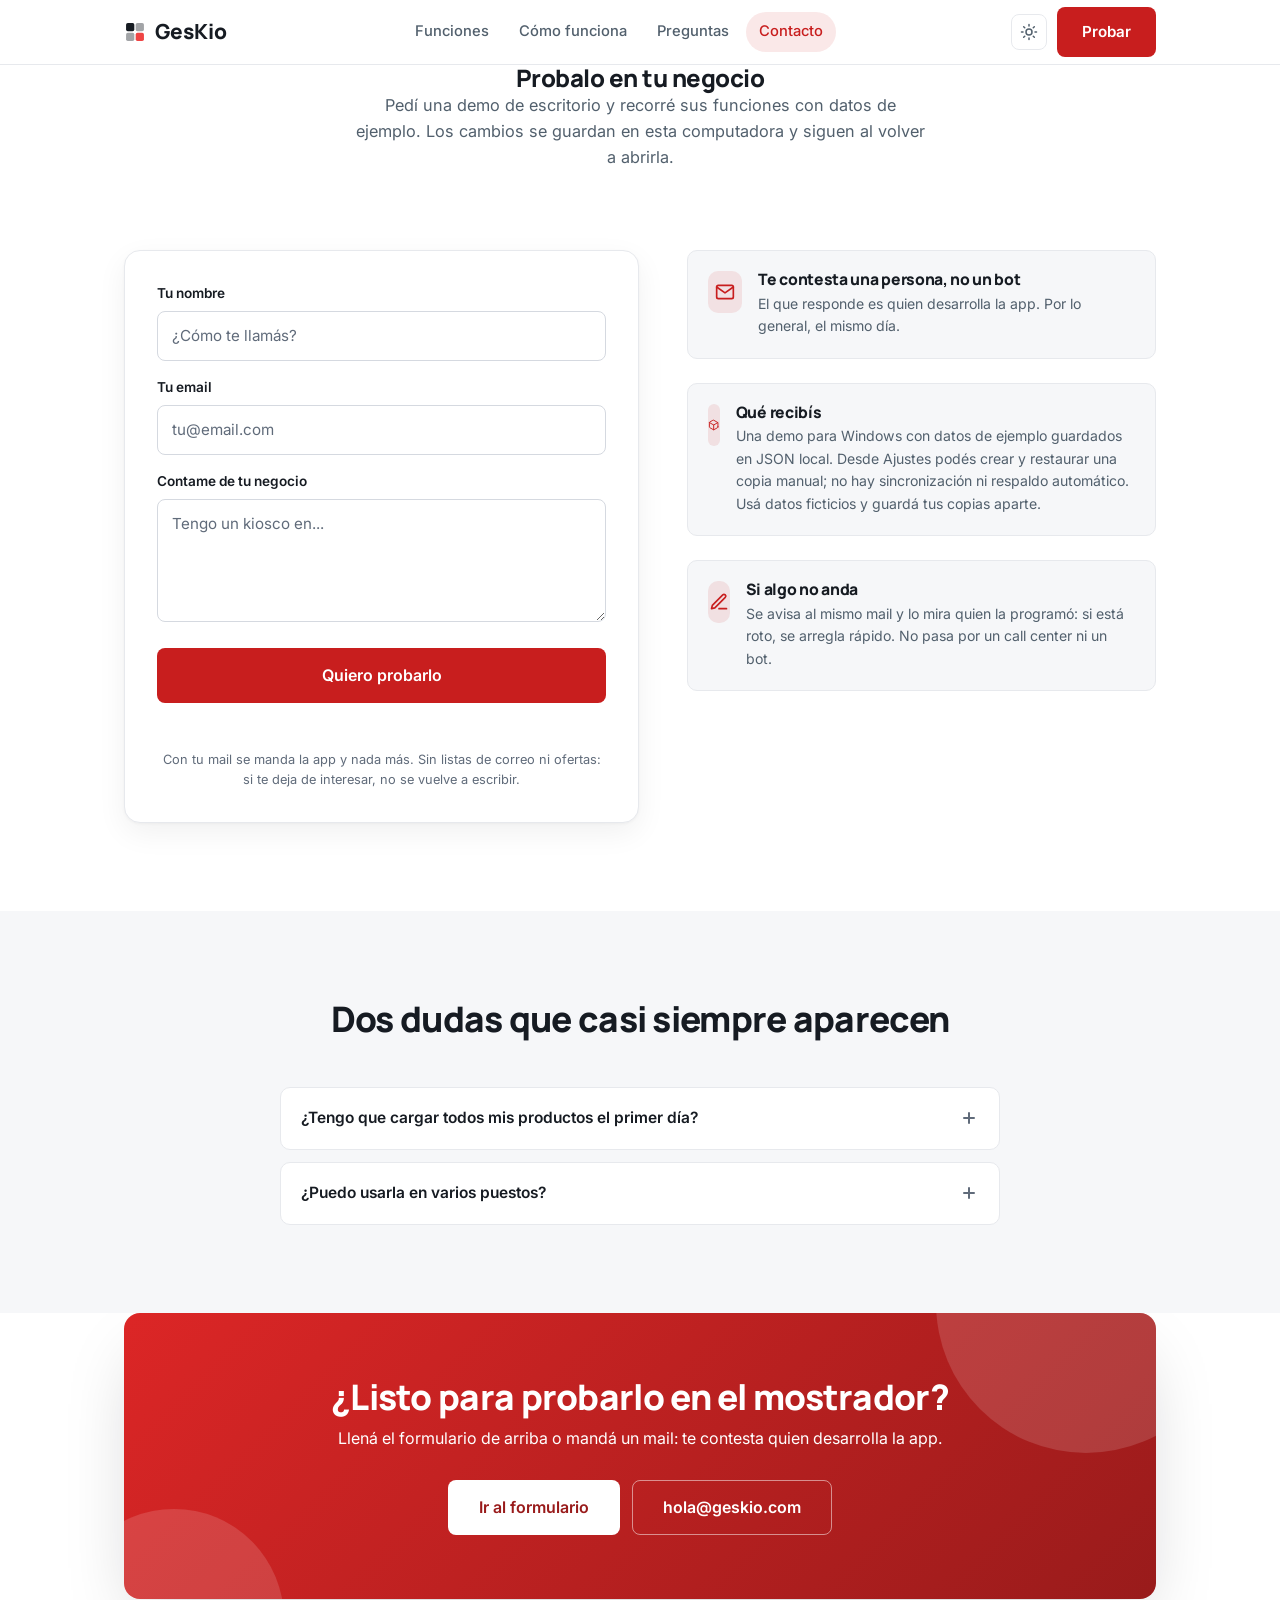
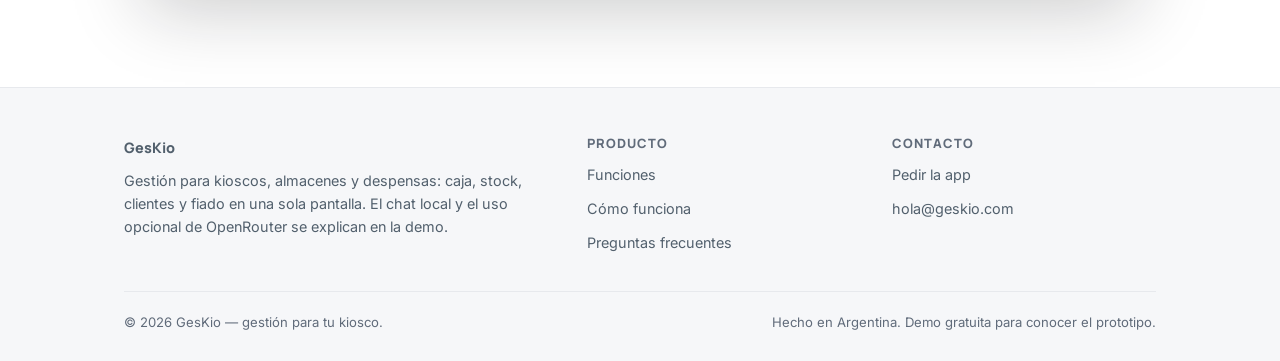
<file: landing/pages/contacto.html>
<!DOCTYPE html>
<html lang="es" data-theme="light">
<head>
  <meta charset="UTF-8">
  <meta name="viewport" content="width=device-width, initial-scale=1.0">
  <title>Contacto — GesKio</title>
  <meta name="description" content="Pedí una demo gratuita de GesKio con datos de ejemplo. Respuesta directa de quien desarrolla la app.">
  <meta name="theme-color" content="#ffffff" media="(prefers-color-scheme: light)">
  <meta name="theme-color" content="#0e1014" media="(prefers-color-scheme: dark)">
  <link rel="preconnect" href="https://fonts.googleapis.com">
  <link rel="preconnect" href="https://fonts.gstatic.com" crossorigin>
  <link href="https://fonts.googleapis.com/css2?family=Inter:wght@400;500;600;700&family=Manrope:wght@700;800&display=swap" rel="stylesheet">
  <link rel="icon" href="../assets/img/favicon.svg" type="image/svg+xml">
  <link rel="stylesheet" href="../assets/css/tokens.css">
  <link rel="stylesheet" href="../assets/css/base.css">
  <link rel="stylesheet" href="../assets/css/layout.css">
  <link rel="stylesheet" href="../assets/css/components.css">
  <link rel="stylesheet" href="../assets/css/animations.css">
  <link rel="stylesheet" href="../assets/css/pages/contacto.css">
  <script>document.documentElement.classList.add('js');</script>
  <script>
    (function () {
      var saved = null;
      try { saved = localStorage.getItem('geskio-theme'); } catch (e) {}
      var prefersDark = window.matchMedia('(prefers-color-scheme: dark)').matches;
      if (saved === 'dark' || (!saved && prefersDark)) {
        document.documentElement.setAttribute('data-theme', 'dark');
      }
    })();
  </script>
</head>
<body>
  <a href="#contenido" class="salto">Saltar al contenido</a>

  <header class="nav">
    <div class="wrap nav-fila">
      <a href="../index.html" class="logo">
        <svg class="logo-ico" viewBox="0 0 32 32" aria-hidden="true"><rect x="3" y="3" width="12" height="12" rx="2.5" fill="currentColor"/><rect x="17" y="3" width="12" height="12" rx="2.5" fill="currentColor" opacity=".4"/><rect x="3" y="17" width="12" height="12" rx="2.5" fill="currentColor" opacity=".4"/><rect x="17" y="17" width="12" height="12" rx="2.5" fill="#ef4444"/></svg>
        GesKio
      </a>
      <nav class="links" id="links" aria-label="Navegación principal">
        <a href="funciones.html">Funciones</a>
        <a href="../index.html#como-funciona">Cómo funciona</a>
        <a href="../index.html#faq">Preguntas</a>
        <a href="contacto.html" aria-current="page">Contacto</a>
      </nav>
      <div class="nav-lado">
        <button class="tema" id="temaBtn" aria-label="Cambiar entre modo claro y oscuro">
          <svg class="sol" width="18" height="18" viewBox="0 0 24 24" fill="none" stroke="currentColor" stroke-width="2" stroke-linecap="round"><circle cx="12" cy="12" r="4"/><path d="M12 2v2M12 20v2M2 12h2M20 12h2M4.9 4.9l1.4 1.4M17.7 17.7l1.4 1.4M4.9 19.1l1.4-1.4M17.7 6.3l1.4-1.4"/></svg>
          <svg class="luna" width="18" height="18" viewBox="0 0 24 24" fill="none" stroke="currentColor" stroke-width="2" stroke-linecap="round" stroke-linejoin="round"><path d="M21 12.79A9 9 0 1 1 11.21 3 7 7 0 0 0 21 12.79z"/></svg>
        </button>
        <a href="contacto.html" class="btn" aria-current="page">Probar</a>
        <button class="menu" id="menuBtn" aria-label="Abrir menú" aria-expanded="false" aria-controls="links">Menú</button>
      </div>
    </div>
  </header>

  <main id="contenido">
    <section class="cab-pagina">
      <div class="wrap cab">
        <h1 class="reveal">Probalo en tu negocio</h1>
        <p class="bajada reveal" style="--d:.05s">Pedí una demo de escritorio y recorré sus funciones con datos de ejemplo. Los cambios se guardan en esta computadora y siguen al volver a abrirla.</p>
      </div>
    </section>

    <section class="seccion" style="padding-top:32px">
      <div class="wrap contacto-grilla">
        <div class="contacto-panel reveal">
          <form id="form" novalidate>
            <label for="nombre">Tu nombre</label>
            <input type="text" id="nombre" name="nombre" placeholder="¿Cómo te llamás?" autocomplete="name" required>
            <label for="email">Tu email</label>
            <input type="email" id="email" name="email" placeholder="tu@email.com" autocomplete="email" required>
            <label for="mensaje">Contame de tu negocio</label>
            <textarea id="mensaje" name="mensaje" rows="4" placeholder="Tengo un kiosco en..." required></textarea>
            <button type="submit" class="btn btn-todo btn-lg">Quiero probarlo</button>
            <p class="aviso" id="aviso" role="status"></p>
            <p class="form-privacidad">Con tu mail se manda la app y nada más. Sin listas de correo ni ofertas: si te deja de interesar, no se vuelve a escribir.</p>
          </form>
        </div>

        <div class="contacto-lado">
          <h2 class="sr-only">Qué pasa después de enviar el formulario</h2>
          <div class="contacto-dato reveal" style="--d:.05s">
            <span class="card-ico" aria-hidden="true"><svg width="20" height="20" viewBox="0 0 24 24" fill="none" stroke="currentColor" stroke-width="2" stroke-linecap="round" stroke-linejoin="round"><path d="M4 4h16c1.1 0 2 .9 2 2v12c0 1.1-.9 2-2 2H4c-1.1 0-2-.9-2-2V6c0-1.1.9-2 2-2z"/><polyline points="22,6 12,13 2,6"/></svg></span>
            <div>
              <h3>Te contesta una persona, no un bot</h3>
              <p>El que responde es quien desarrolla la app. Por lo general, el mismo día.</p>
            </div>
          </div>
          <div class="contacto-dato reveal" style="--d:.1s">
            <span class="card-ico" aria-hidden="true"><svg width="20" height="20" viewBox="0 0 24 24" fill="none" stroke="currentColor" stroke-width="2" stroke-linecap="round" stroke-linejoin="round"><path d="M21 16V8a2 2 0 0 0-1.73-2l-7-4a2 2 0 0 0-2 0l-7 4A2 2 0 0 0 3 8v8a2 2 0 0 0 1 1.73l7 4a2 2 0 0 0 2 0l7-4A2 2 0 0 0 21 16z"/><polyline points="3.27 6.96 12 12.01 20.73 6.96"/><line x1="12" y1="22.08" x2="12" y2="12"/></svg></span>
            <div>
              <h3>Qué recibís</h3>
              <p>Una demo para Windows con datos de ejemplo guardados en JSON local. Desde Ajustes podés crear y restaurar una copia manual; no hay sincronización ni respaldo automático. Usá datos ficticios y guardá tus copias aparte.</p>
            </div>
          </div>
          <div class="contacto-dato reveal" style="--d:.15s">
            <span class="card-ico" aria-hidden="true"><svg width="20" height="20" viewBox="0 0 24 24" fill="none" stroke="currentColor" stroke-width="2" stroke-linecap="round" stroke-linejoin="round"><path d="M12 20h9"/><path d="M16.5 3.5a2.12 2.12 0 0 1 3 3L7 19l-4 1 1-4L16.5 3.5z"/></svg></span>
            <div>
              <h3>Si algo no anda</h3>
              <p>Se avisa al mismo mail y lo mira quien la programó: si está roto, se arregla rápido. No pasa por un call center ni un bot.</p>
            </div>
          </div>
        </div>
      </div>
    </section>

    <section class="seccion seccion-soft">
      <div class="wrap">
        <div class="cab">
          <h2 class="reveal">Dos dudas que casi siempre aparecen</h2>
        </div>
        <div class="faq">
          <div class="faq-item reveal">
            <button class="faq-pregunta" aria-expanded="false"><span>¿Tengo que cargar todos mis productos el primer día?</span><span class="faq-icono" aria-hidden="true"></span></button>
            <div class="faq-respuesta"><p>No. Empezá con lo que más vendés —gaseosas, cigarrillos, golosinas—, que son 30 o 40 cosas y en una tarde la tenés cargada. El resto lo vas sumando cuando pasa por el mostrador.</p></div>
          </div>
          <div class="faq-item reveal" style="--d:.05s">
            <button class="faq-pregunta" aria-expanded="false"><span>¿Puedo usarla en varios puestos?</span><span class="faq-icono" aria-hidden="true"></span></button>
            <div class="faq-respuesta"><p>Por ahora es una app para una compu por negocio, la del mostrador. Si tenés varios puestos, contame tu caso en el mail y lo charlamos.</p></div>
          </div>
        </div>
      </div>
    </section>

    <section class="seccion cta" style="padding-top:0">
      <div class="wrap">
        <div class="cta-caja reveal">
          <h2>¿Listo para probarlo en el mostrador?</h2>
          <p>Llená el formulario de arriba o mandá un mail: te contesta quien desarrolla la app.</p>
          <div class="cta-btns">
            <a href="#form" class="btn btn-blanco btn-lg">Ir al formulario</a>
            <a href="mailto:hola@geskio.com" class="btn btn-fantasma btn-lg">hola@geskio.com</a>
          </div>
        </div>
      </div>
    </section>
  </main>

  <footer class="pie">
    <div class="wrap">
      <div class="pie-grilla">
        <div>
          <p class="pie-logo">GesKio</p>
          <p>Gestión para kioscos, almacenes y despensas: caja, stock, clientes y fiado en una sola pantalla. El chat local y el uso opcional de OpenRouter se explican en la demo.</p>
        </div>
        <div>
          <h4>Producto</h4>
          <ul>
            <li><a href="funciones.html">Funciones</a></li>
            <li><a href="../index.html#como-funciona">Cómo funciona</a></li>
            <li><a href="../index.html#faq">Preguntas frecuentes</a></li>
          </ul>
        </div>
        <div>
          <h4>Contacto</h4>
          <ul>
            <li><a href="contacto.html" aria-current="page">Pedir la app</a></li>
            <li><a href="mailto:hola@geskio.com">hola@geskio.com</a></li>
          </ul>
        </div>
      </div>
      <div class="pie-base">
        <p>© <span id="anio"></span> GesKio — gestión para tu kiosco.</p>
        <p>Hecho en Argentina. Demo gratuita para conocer el prototipo.</p>
      </div>
    </div>
  </footer>

  <script src="../assets/js/theme.js" defer></script>
  <script src="../assets/js/nav.js" defer></script>
  <script src="../assets/js/reveal.js" defer></script>
  <script src="../assets/js/accordion.js" defer></script>
  <script src="../assets/js/form.js" defer></script>
</body>
</html>
</file>
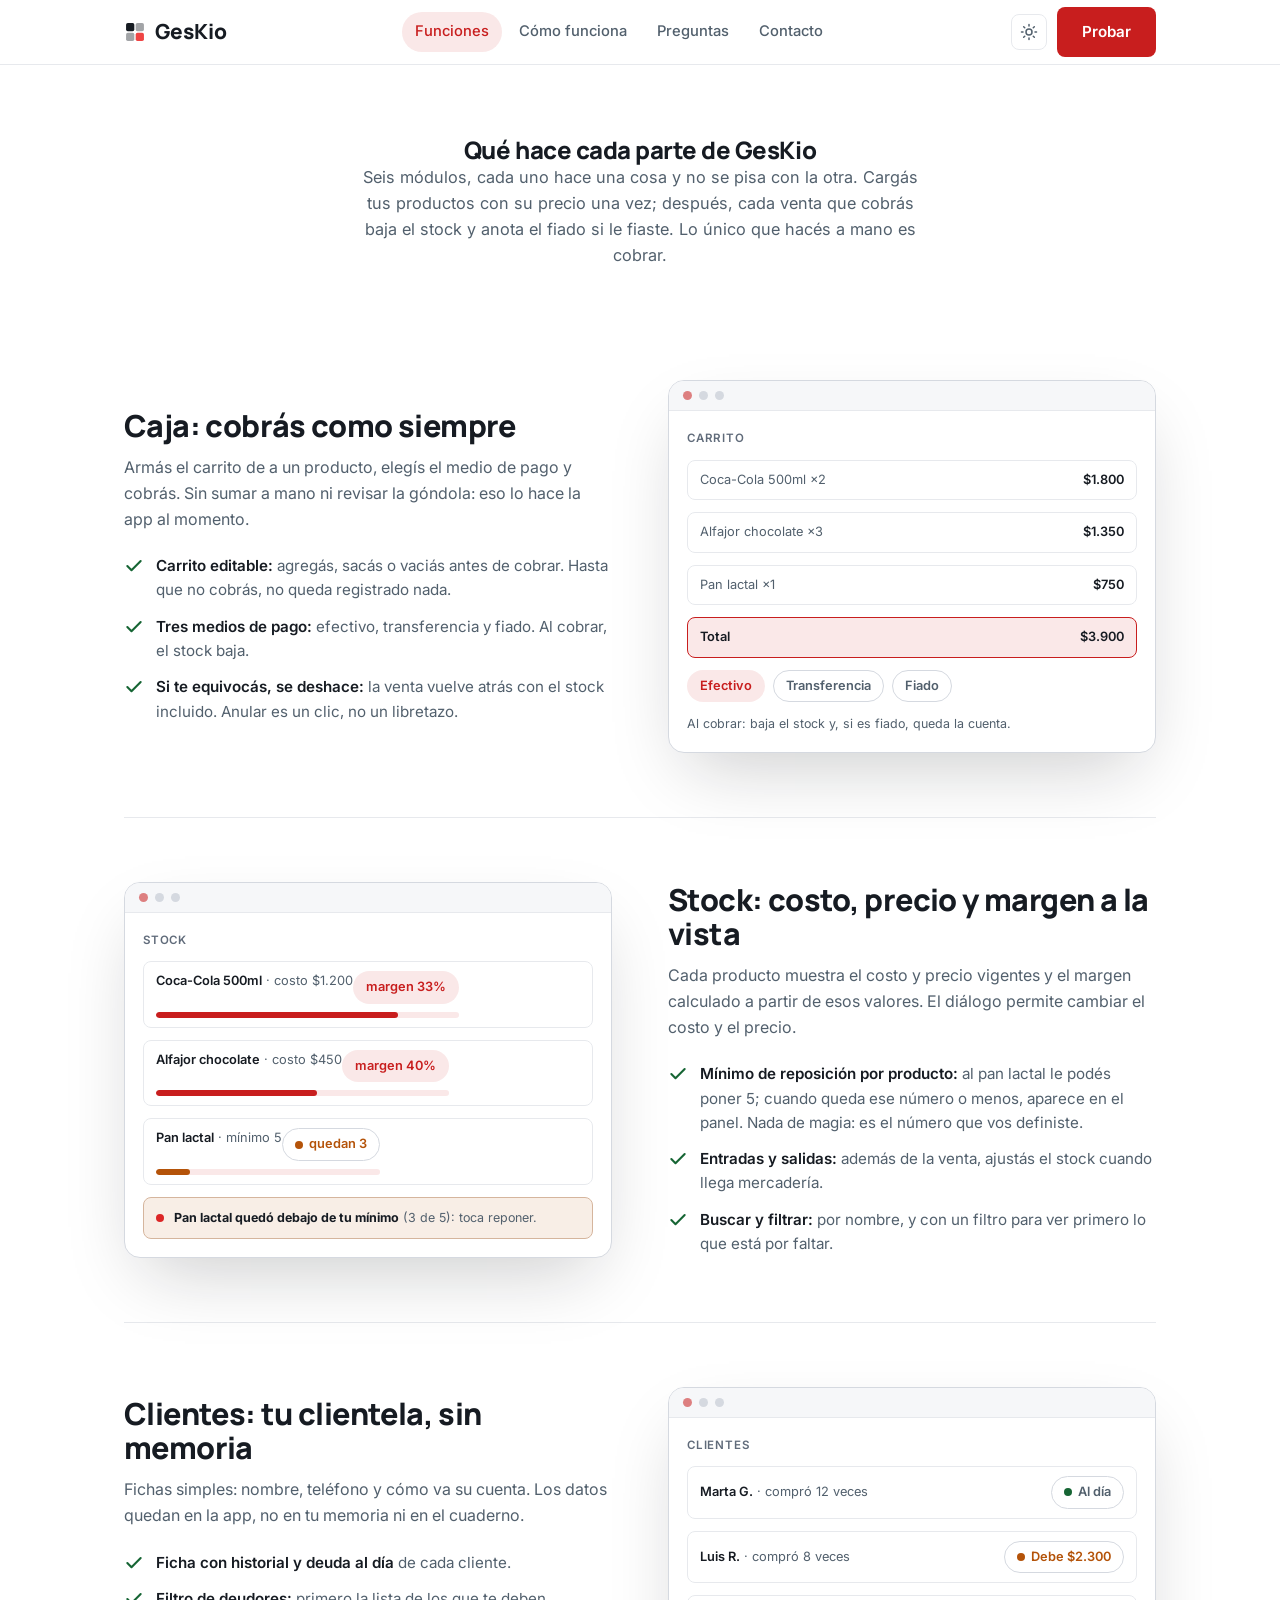
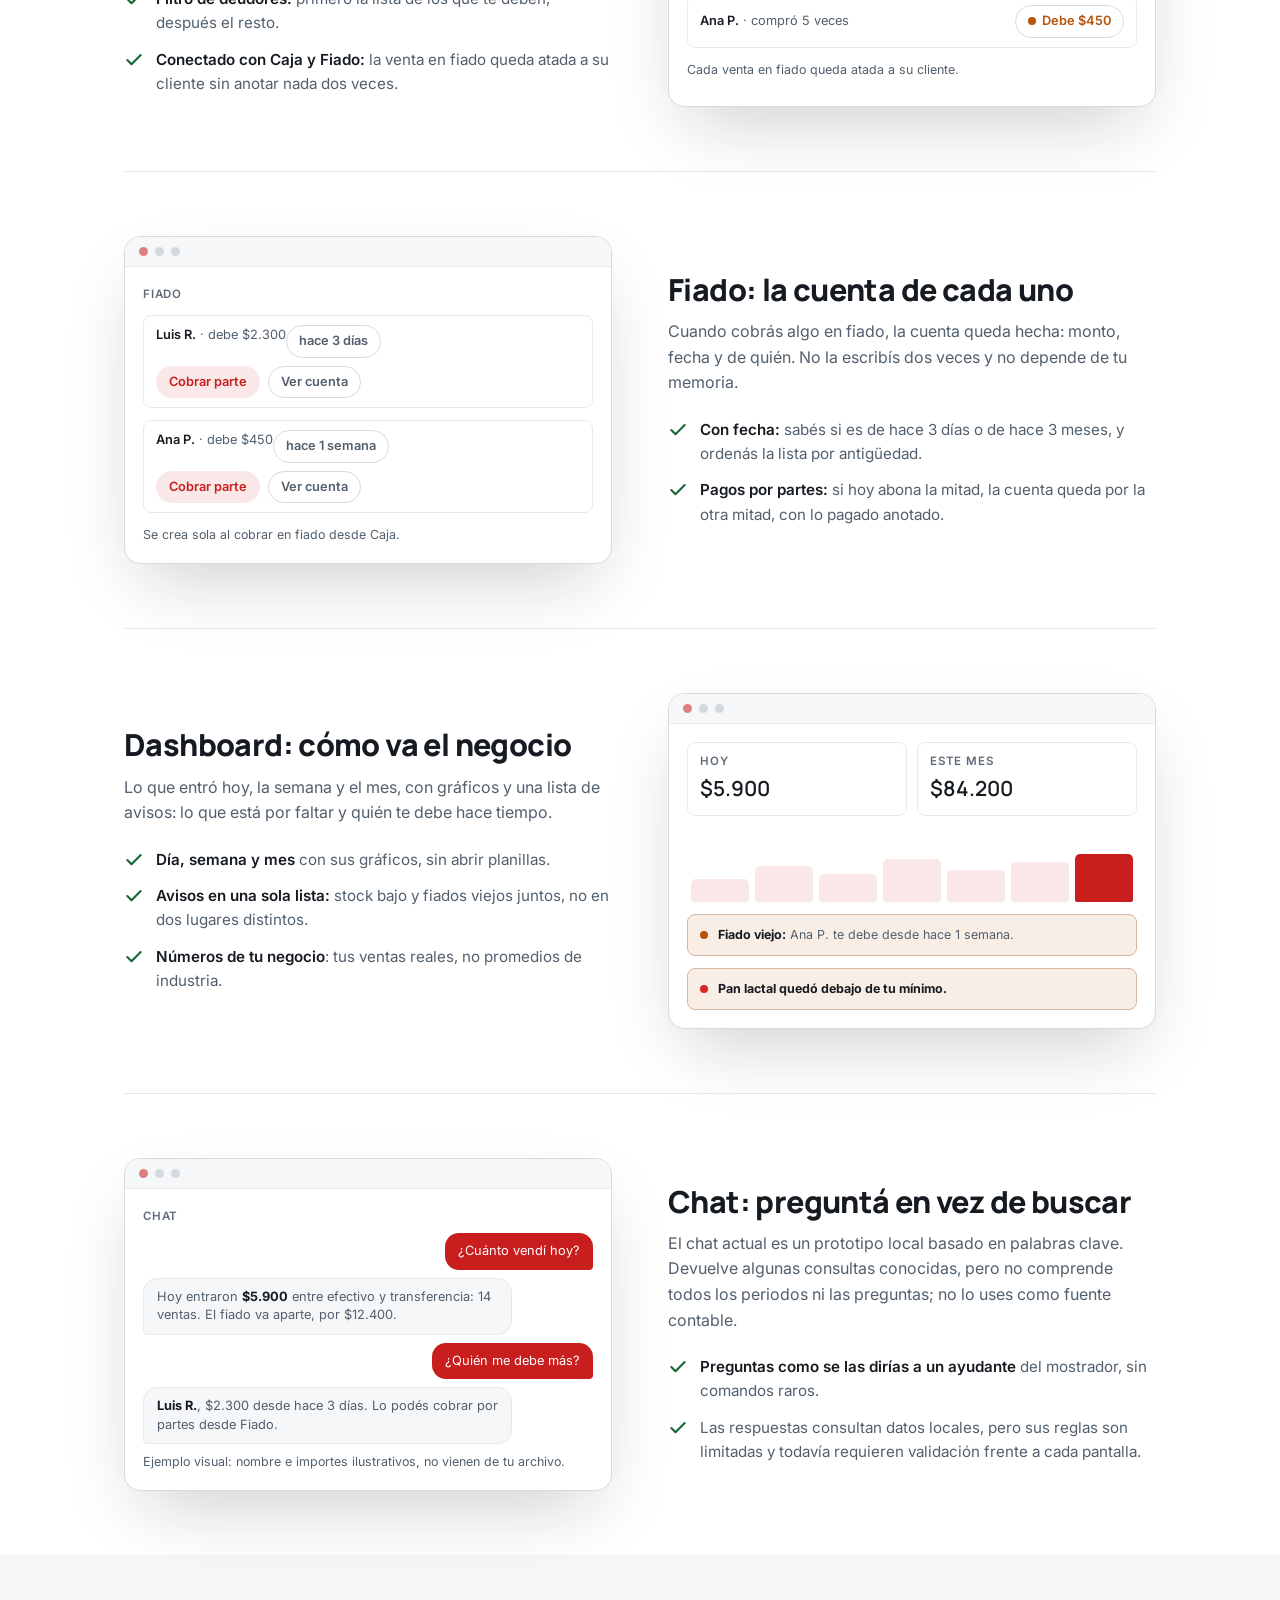
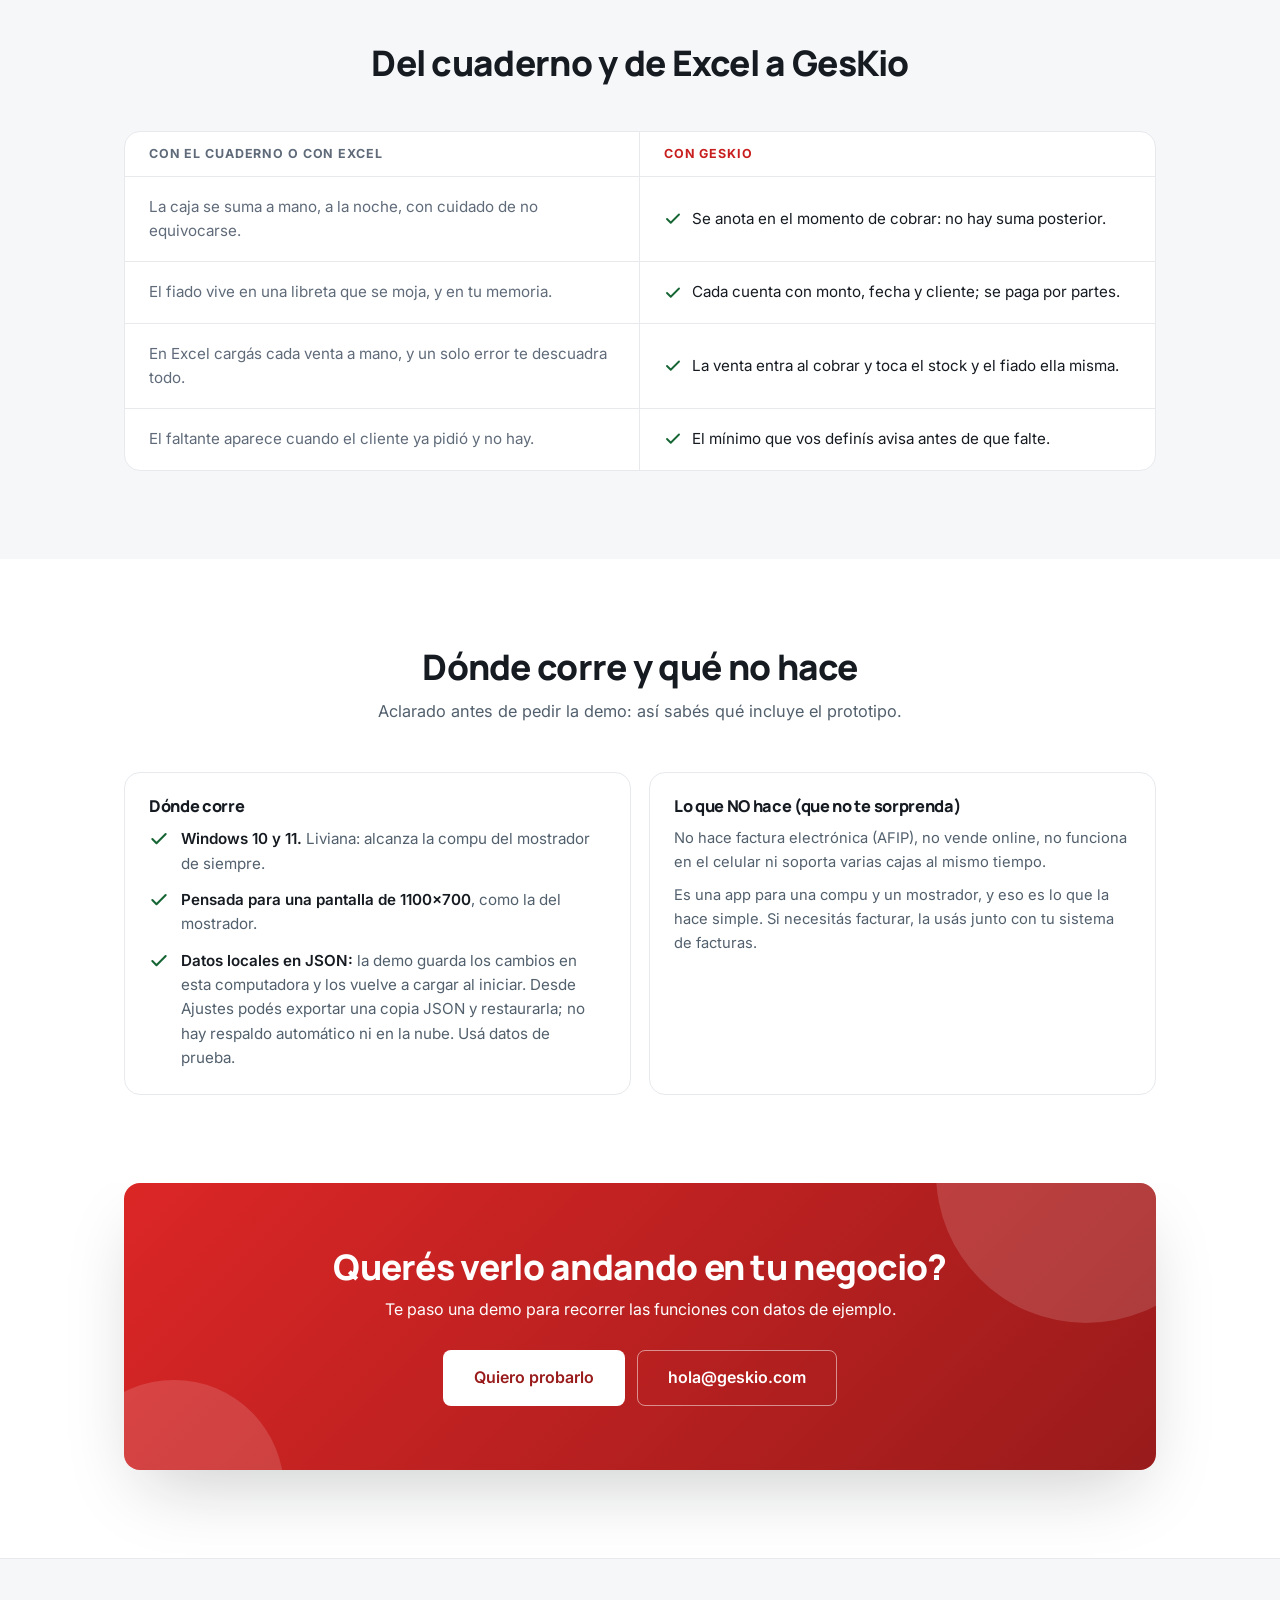
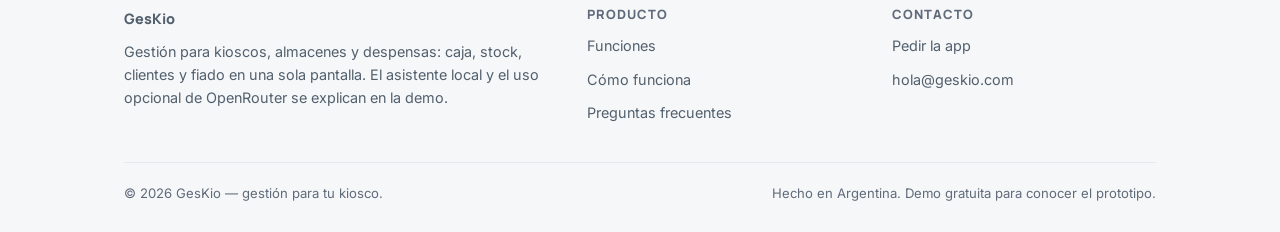
<file: landing/pages/funciones.html>
<!DOCTYPE html>
<html lang="es" data-theme="light">
<head>
  <meta charset="UTF-8">
  <meta name="viewport" content="width=device-width, initial-scale=1.0">
  <title>Funciones — GesKio: qué hace cada parte</title>
  <meta name="description" content="Qué hace Caja, Stock, Clientes, Fiado, Dashboard y el Chat de GesKio, con el mecanismo de cada cosa. Y también lo que no hace, para que no te sorprendas.">
  <meta name="theme-color" content="#ffffff" media="(prefers-color-scheme: light)">
  <meta name="theme-color" content="#0e1014" media="(prefers-color-scheme: dark)">
  <link rel="preconnect" href="https://fonts.googleapis.com">
  <link rel="preconnect" href="https://fonts.gstatic.com" crossorigin>
  <link href="https://fonts.googleapis.com/css2?family=Inter:wght@400;500;600;700&family=Manrope:wght@700;800&display=swap" rel="stylesheet">
  <link rel="icon" href="../assets/img/favicon.svg" type="image/svg+xml">
  <link rel="stylesheet" href="../assets/css/tokens.css">
  <link rel="stylesheet" href="../assets/css/base.css">
  <link rel="stylesheet" href="../assets/css/layout.css">
  <link rel="stylesheet" href="../assets/css/components.css">
  <link rel="stylesheet" href="../assets/css/animations.css">
  <link rel="stylesheet" href="../assets/css/pages/funciones.css">
  <script>document.documentElement.classList.add('js');</script>
  <script>
    (function () {
      var saved = null;
      try { saved = localStorage.getItem('geskio-theme'); } catch (e) {}
      var prefersDark = window.matchMedia('(prefers-color-scheme: dark)').matches;
      if (saved === 'dark' || (!saved && prefersDark)) {
        document.documentElement.setAttribute('data-theme', 'dark');
      }
    })();
  </script>
</head>
<body>
  <a href="#contenido" class="salto">Saltar al contenido</a>

  <header class="nav">
    <div class="wrap nav-fila">
      <a href="../index.html" class="logo">
        <svg class="logo-ico" viewBox="0 0 32 32" aria-hidden="true"><rect x="3" y="3" width="12" height="12" rx="2.5" fill="currentColor"/><rect x="17" y="3" width="12" height="12" rx="2.5" fill="currentColor" opacity=".4"/><rect x="3" y="17" width="12" height="12" rx="2.5" fill="currentColor" opacity=".4"/><rect x="17" y="17" width="12" height="12" rx="2.5" fill="#ef4444"/></svg>
        GesKio
      </a>
      <nav class="links" id="links" aria-label="Navegación principal">
        <a href="funciones.html" aria-current="page">Funciones</a>
        <a href="../index.html#como-funciona">Cómo funciona</a>
        <a href="../index.html#faq">Preguntas</a>
        <a href="contacto.html">Contacto</a>
      </nav>
      <div class="nav-lado">
        <button class="tema" id="temaBtn" aria-label="Cambiar entre modo claro y oscuro">
          <svg class="sol" width="18" height="18" viewBox="0 0 24 24" fill="none" stroke="currentColor" stroke-width="2" stroke-linecap="round"><circle cx="12" cy="12" r="4"/><path d="M12 2v2M12 20v2M2 12h2M20 12h2M4.9 4.9l1.4 1.4M17.7 17.7l1.4 1.4M4.9 19.1l1.4-1.4M17.7 6.3l1.4-1.4"/></svg>
          <svg class="luna" width="18" height="18" viewBox="0 0 24 24" fill="none" stroke="currentColor" stroke-width="2" stroke-linecap="round" stroke-linejoin="round"><path d="M21 12.79A9 9 0 1 1 11.21 3 7 7 0 0 0 21 12.79z"/></svg>
        </button>
        <a href="contacto.html" class="btn">Probar</a>
        <button class="menu" id="menuBtn" aria-label="Abrir menú" aria-expanded="false" aria-controls="links">Menú</button>
      </div>
    </div>
  </header>

  <main id="contenido">
    <section class="cab-pagina">
      <div class="wrap cab">
        <h1 class="reveal">Qué hace cada parte de GesKio</h1>
        <p class="bajada reveal" style="--d:.05s">Seis módulos, cada uno hace una cosa y no se pisa con la otra. Cargás tus productos con su precio una vez; después, cada venta que cobrás baja el stock y anota el fiado si le fiaste. Lo único que hacés a mano es cobrar.</p>
      </div>
    </section>

    <div class="wrap">
      <article class="modulo" id="caja">
        <div>
          <h2 class="reveal">Caja: cobrás como siempre</h2>
          <p class="reveal" style="--d:.05s">Armás el carrito de a un producto, elegís el medio de pago y cobrás. Sin sumar a mano ni revisar la góndola: eso lo hace la app al momento.</p>
          <ul class="puntos reveal" style="--d:.1s">
            <li><svg viewBox="0 0 24 24" fill="none" stroke="currentColor" stroke-width="2.5" stroke-linecap="round" stroke-linejoin="round"><polyline points="20 6 9 17 4 12"/></svg><span><strong>Carrito editable:</strong> agregás, sacás o vaciás antes de cobrar. Hasta que no cobrás, no queda registrado nada.</span></li>
            <li><svg viewBox="0 0 24 24" fill="none" stroke="currentColor" stroke-width="2.5" stroke-linecap="round" stroke-linejoin="round"><polyline points="20 6 9 17 4 12"/></svg><span><strong>Tres medios de pago:</strong> efectivo, transferencia y fiado. Al cobrar, el stock baja.</span></li>
            <li><svg viewBox="0 0 24 24" fill="none" stroke="currentColor" stroke-width="2.5" stroke-linecap="round" stroke-linejoin="round"><polyline points="20 6 9 17 4 12"/></svg><span><strong>Si te equivocás, se deshace:</strong> la venta vuelve atrás con el stock incluido. Anular es un clic, no un libretazo.</span></li>
          </ul>
        </div>
        <div class="modulo-mock reveal" style="--d:.1s" role="img" aria-label="Vista del módulo Caja: un carrito con tres productos y el total">
          <div class="mock">
            <div class="mock-bar" aria-hidden="true"><span class="mock-dot"></span><span class="mock-dot"></span><span class="mock-dot"></span></div>
            <div class="mock-panel">
              <p class="mock-tit">Carrito</p>
              <div class="mock-fila"><span>Coca-Cola 500ml ×2</span><strong>$1.800</strong></div>
              <div class="mock-fila"><span>Alfajor chocolate ×3</span><strong>$1.350</strong></div>
              <div class="mock-fila"><span>Pan lactal ×1</span><strong>$750</strong></div>
              <div class="mock-fila" style="border-color:var(--accent); background:var(--accent-soft)"><strong>Total</strong><strong>$3.900</strong></div>
              <div style="display:flex; gap:8px; flex-wrap:wrap">
                <span class="chip chip-activa">Efectivo</span><span class="chip">Transferencia</span><span class="chip">Fiado</span>
              </div>
              <p class="mock-sub">Al cobrar: baja el stock y, si es fiado, queda la cuenta.</p>
            </div>
          </div>
        </div>
      </article>

      <article class="modulo" id="stock">
        <div class="modulo-mock reveal" role="img" aria-label="Vista del módulo Stock: productos con costo, precio, margen y barras de stock">
          <div class="mock">
            <div class="mock-bar" aria-hidden="true"><span class="mock-dot"></span><span class="mock-dot"></span><span class="mock-dot"></span></div>
            <div class="mock-panel">
              <p class="mock-tit">Stock</p>
              <div class="mock-fila" style="display:grid; gap:8px"><div style="display:flex; justify-content:space-between"><span><strong>Coca-Cola 500ml</strong> · costo $1.200</span><span class="chip chip-activa">margen 33%</span></div><div class="mock-barra"><i style="width:80%"></i></div></div>
              <div class="mock-fila" style="display:grid; gap:8px"><div style="display:flex; justify-content:space-between"><span><strong>Alfajor chocolate</strong> · costo $450</span><span class="chip chip-activa">margen 40%</span></div><div class="mock-barra"><i style="width:55%"></i></div></div>
              <div class="mock-fila" style="display:grid; gap:8px"><div style="display:flex; justify-content:space-between"><span><strong>Pan lactal</strong> · mínimo 5</span><span class="chip" style="color:var(--warning)"><span class="punto-estado alto"></span> quedan 3</span></div><div class="mock-barra"><i style="width:15%; background:var(--warning)"></i></div></div>
              <div class="mock-alerta"><span class="punto-estado critico" aria-hidden="true"></span><span><strong>Pan lactal quedó debajo de tu mínimo</strong> (3 de 5): toca reponer.</span></div>
            </div>
          </div>
        </div>
        <div>
          <h2 class="reveal">Stock: costo, precio y margen a la vista</h2>
          <p class="reveal" style="--d:.05s">Cada producto muestra el costo y precio vigentes y el margen calculado a partir de esos valores. El diálogo permite cambiar el costo y el precio.</p>
          <ul class="puntos reveal" style="--d:.1s">
            <li><svg viewBox="0 0 24 24" fill="none" stroke="currentColor" stroke-width="2.5" stroke-linecap="round" stroke-linejoin="round"><polyline points="20 6 9 17 4 12"/></svg><span><strong>Mínimo de reposición por producto:</strong> al pan lactal le podés poner 5; cuando queda ese número o menos, aparece en el panel. Nada de magia: es el número que vos definiste.</span></li>
            <li><svg viewBox="0 0 24 24" fill="none" stroke="currentColor" stroke-width="2.5" stroke-linecap="round" stroke-linejoin="round"><polyline points="20 6 9 17 4 12"/></svg><span><strong>Entradas y salidas:</strong> además de la venta, ajustás el stock cuando llega mercadería.</span></li>
            <li><svg viewBox="0 0 24 24" fill="none" stroke="currentColor" stroke-width="2.5" stroke-linecap="round" stroke-linejoin="round"><polyline points="20 6 9 17 4 12"/></svg><span><strong>Buscar y filtrar:</strong> por nombre, y con un filtro para ver primero lo que está por faltar.</span></li>
          </ul>
        </div>
      </article>

      <article class="modulo" id="clientes">
        <div>
          <h2 class="reveal">Clientes: tu clientela, sin memoria</h2>
          <p class="reveal" style="--d:.05s">Fichas simples: nombre, teléfono y cómo va su cuenta. Los datos quedan en la app, no en tu memoria ni en el cuaderno.</p>
          <ul class="puntos reveal" style="--d:.1s">
            <li><svg viewBox="0 0 24 24" fill="none" stroke="currentColor" stroke-width="2.5" stroke-linecap="round" stroke-linejoin="round"><polyline points="20 6 9 17 4 12"/></svg><span><strong>Ficha con historial y deuda al día</strong> de cada cliente.</span></li>
            <li><svg viewBox="0 0 24 24" fill="none" stroke="currentColor" stroke-width="2.5" stroke-linecap="round" stroke-linejoin="round"><polyline points="20 6 9 17 4 12"/></svg><span><strong>Filtro de deudores:</strong> primero la lista de los que te deben, después el resto.</span></li>
            <li><svg viewBox="0 0 24 24" fill="none" stroke="currentColor" stroke-width="2.5" stroke-linecap="round" stroke-linejoin="round"><polyline points="20 6 9 17 4 12"/></svg><span><strong>Conectado con Caja y Fiado:</strong> la venta en fiado queda atada a su cliente sin anotar nada dos veces.</span></li>
          </ul>
        </div>
        <div class="modulo-mock reveal" style="--d:.1s" role="img" aria-label="Vista del módulo Clientes: tres clientes con su estado de cuenta">
          <div class="mock">
            <div class="mock-bar" aria-hidden="true"><span class="mock-dot"></span><span class="mock-dot"></span><span class="mock-dot"></span></div>
            <div class="mock-panel">
              <p class="mock-tit">Clientes</p>
              <div class="mock-fila"><span><strong>Marta G.</strong> · compró 12 veces</span><span class="chip"><span class="punto-estado"></span> Al día</span></div>
              <div class="mock-fila"><span><strong>Luis R.</strong> · compró 8 veces</span><span class="chip" style="color:var(--warning)"><span class="punto-estado alto"></span> Debe $2.300</span></div>
              <div class="mock-fila"><span><strong>Ana P.</strong> · compró 5 veces</span><span class="chip" style="color:var(--warning)"><span class="punto-estado alto"></span> Debe $450</span></div>
              <p class="mock-sub">Cada venta en fiado queda atada a su cliente.</p>
            </div>
          </div>
        </div>
      </article>

      <article class="modulo" id="fiado">
        <div class="modulo-mock reveal" role="img" aria-label="Vista del módulo Fiado: dos cuentas con su antigüedad y el cobro por partes">
          <div class="mock">
            <div class="mock-bar" aria-hidden="true"><span class="mock-dot"></span><span class="mock-dot"></span><span class="mock-dot"></span></div>
            <div class="mock-panel">
              <p class="mock-tit">Fiado</p>
              <div class="mock-fila" style="display:grid; gap:8px"><div style="display:flex; justify-content:space-between"><span><strong>Luis R.</strong> · debe $2.300</span><span class="chip">hace 3 días</span></div><div style="display:flex; gap:8px"><span class="chip chip-activa">Cobrar parte</span><span class="chip">Ver cuenta</span></div></div>
              <div class="mock-fila" style="display:grid; gap:8px"><div style="display:flex; justify-content:space-between"><span><strong>Ana P.</strong> · debe $450</span><span class="chip">hace 1 semana</span></div><div style="display:flex; gap:8px"><span class="chip chip-activa">Cobrar parte</span><span class="chip">Ver cuenta</span></div></div>
              <p class="mock-sub">Se crea sola al cobrar en fiado desde Caja.</p>
            </div>
          </div>
        </div>
        <div>
          <h2 class="reveal">Fiado: la cuenta de cada uno</h2>
          <p class="reveal" style="--d:.05s">Cuando cobrás algo en fiado, la cuenta queda hecha: monto, fecha y de quién. No la escribís dos veces y no depende de tu memoria.</p>
          <ul class="puntos reveal" style="--d:.1s">
            <li><svg viewBox="0 0 24 24" fill="none" stroke="currentColor" stroke-width="2.5" stroke-linecap="round" stroke-linejoin="round"><polyline points="20 6 9 17 4 12"/></svg><span><strong>Con fecha:</strong> sabés si es de hace 3 días o de hace 3 meses, y ordenás la lista por antigüedad.</span></li>
            <li><svg viewBox="0 0 24 24" fill="none" stroke="currentColor" stroke-width="2.5" stroke-linecap="round" stroke-linejoin="round"><polyline points="20 6 9 17 4 12"/></svg><span><strong>Pagos por partes:</strong> si hoy abona la mitad, la cuenta queda por la otra mitad, con lo pagado anotado.</span></li>
          </ul>
        </div>
      </article>

      <article class="modulo" id="dashboard">
        <div>
          <h2 class="reveal">Dashboard: cómo va el negocio</h2>
          <p class="reveal" style="--d:.05s">Lo que entró hoy, la semana y el mes, con gráficos y una lista de avisos: lo que está por faltar y quién te debe hace tiempo.</p>
          <ul class="puntos reveal" style="--d:.1s">
            <li><svg viewBox="0 0 24 24" fill="none" stroke="currentColor" stroke-width="2.5" stroke-linecap="round" stroke-linejoin="round"><polyline points="20 6 9 17 4 12"/></svg><span><strong>Día, semana y mes</strong> con sus gráficos, sin abrir planillas.</span></li>
            <li><svg viewBox="0 0 24 24" fill="none" stroke="currentColor" stroke-width="2.5" stroke-linecap="round" stroke-linejoin="round"><polyline points="20 6 9 17 4 12"/></svg><span><strong>Avisos en una sola lista:</strong> stock bajo y fiados viejos juntos, no en dos lugares distintos.</span></li>
            <li><svg viewBox="0 0 24 24" fill="none" stroke="currentColor" stroke-width="2.5" stroke-linecap="round" stroke-linejoin="round"><polyline points="20 6 9 17 4 12"/></svg><span><strong>Números de tu negocio</strong>: tus ventas reales, no promedios de industria.</span></li>
          </ul>
        </div>
        <div class="modulo-mock reveal" style="--d:.1s" role="img" aria-label="Vista del Dashboard: ventas del día y del mes, gráfico y avisos">
          <div class="mock">
            <div class="mock-bar" aria-hidden="true"><span class="mock-dot"></span><span class="mock-dot"></span><span class="mock-dot"></span></div>
            <div class="mock-panel">
              <div class="mock-duo">
                <div class="mock-fila" style="display:grid; gap:2px"><p class="mock-tit" style="margin:0">Hoy</p><strong style="font-family:var(--font-display); font-size:1.3rem">$5.900</strong></div>
                <div class="mock-fila" style="display:grid; gap:2px"><p class="mock-tit" style="margin:0">Este mes</p><strong style="font-family:var(--font-display); font-size:1.3rem">$84.200</strong></div>
              </div>
              <div class="mock-chart" aria-hidden="true"><i style="height:34%"></i><i style="height:52%"></i><i style="height:41%"></i><i style="height:63%"></i><i style="height:47%"></i><i style="height:58%"></i><i class="alta" style="height:70%"></i></div>
              <div class="mock-alerta"><span class="punto-estado alto" aria-hidden="true"></span><span><strong>Fiado viejo:</strong> Ana P. te debe desde hace 1 semana.</span></div>
              <div class="mock-alerta"><span class="punto-estado critico" aria-hidden="true"></span><span><strong>Pan lactal quedó debajo de tu mínimo.</strong></span></div>
            </div>
          </div>
        </div>
      </article>

      <article class="modulo" id="chat">
        <div class="modulo-mock reveal" role="img" aria-label="Ejemplo ilustrativo del prototipo Chat; los datos no son reales">
          <div class="mock">
            <div class="mock-bar" aria-hidden="true"><span class="mock-dot"></span><span class="mock-dot"></span><span class="mock-dot"></span></div>
            <div class="mock-panel mock-chat">
              <p class="mock-tit">Chat</p>
              <p class="burbuja burbuja-user">¿Cuánto vendí hoy?</p>
              <p class="burbuja burbuja-bot">Hoy entraron <strong>$5.900</strong> entre efectivo y transferencia: 14 ventas. El fiado va aparte, por $12.400.</p>
              <p class="burbuja burbuja-user">¿Quién me debe más?</p>
              <p class="burbuja burbuja-bot"><strong>Luis R.</strong>, $2.300 desde hace 3 días. Lo podés cobrar por partes desde Fiado.</p>
              <p class="mock-sub">Ejemplo visual: nombre e importes ilustrativos, no vienen de tu archivo.</p>
            </div>
          </div>
        </div>
        <div>
          <h2 class="reveal">Chat: preguntá en vez de buscar</h2>
          <p class="reveal" style="--d:.05s">El chat actual es un prototipo local basado en palabras clave. Devuelve algunas consultas conocidas, pero no comprende todos los periodos ni las preguntas; no lo uses como fuente contable.</p>
          <ul class="puntos reveal" style="--d:.1s">
            <li><svg viewBox="0 0 24 24" fill="none" stroke="currentColor" stroke-width="2.5" stroke-linecap="round" stroke-linejoin="round"><polyline points="20 6 9 17 4 12"/></svg><span><strong>Preguntas como se las dirías a un ayudante</strong> del mostrador, sin comandos raros.</span></li>
            <li><svg viewBox="0 0 24 24" fill="none" stroke="currentColor" stroke-width="2.5" stroke-linecap="round" stroke-linejoin="round"><polyline points="20 6 9 17 4 12"/></svg><span>Las respuestas consultan datos locales, pero sus reglas son limitadas y todavía requieren validación frente a cada pantalla.</span></li>
          </ul>
        </div>
      </article>
    </div>

    <section class="seccion seccion-soft" id="antes">
      <div class="wrap">
        <div class="cab">
          <h2 class="reveal">Del cuaderno y de Excel a GesKio</h2>
        </div>
        <div class="antes reveal" style="--d:.05s">
          <div class="antes-fila cabecera-antes">
            <div class="antes-col">Con el cuaderno o con Excel</div>
            <div class="ahora-col">Con GesKio</div>
          </div>
          <div class="antes-fila">
            <div class="antes-col">La caja se suma a mano, a la noche, con cuidado de no equivocarse.</div>
            <div class="ahora-col"><svg width="18" height="18" viewBox="0 0 24 24" fill="none" stroke="currentColor" stroke-width="2.5" stroke-linecap="round" stroke-linejoin="round"><polyline points="20 6 9 17 4 12"/></svg>Se anota en el momento de cobrar: no hay suma posterior.</div>
          </div>
          <div class="antes-fila">
            <div class="antes-col">El fiado vive en una libreta que se moja, y en tu memoria.</div>
            <div class="ahora-col"><svg width="18" height="18" viewBox="0 0 24 24" fill="none" stroke="currentColor" stroke-width="2.5" stroke-linecap="round" stroke-linejoin="round"><polyline points="20 6 9 17 4 12"/></svg>Cada cuenta con monto, fecha y cliente; se paga por partes.</div>
          </div>
          <div class="antes-fila">
            <div class="antes-col">En Excel cargás cada venta a mano, y un solo error te descuadra todo.</div>
            <div class="ahora-col"><svg width="18" height="18" viewBox="0 0 24 24" fill="none" stroke="currentColor" stroke-width="2.5" stroke-linecap="round" stroke-linejoin="round"><polyline points="20 6 9 17 4 12"/></svg>La venta entra al cobrar y toca el stock y el fiado ella misma.</div>
          </div>
          <div class="antes-fila">
            <div class="antes-col">El faltante aparece cuando el cliente ya pidió y no hay.</div>
            <div class="ahora-col"><svg width="18" height="18" viewBox="0 0 24 24" fill="none" stroke="currentColor" stroke-width="2.5" stroke-linecap="round" stroke-linejoin="round"><polyline points="20 6 9 17 4 12"/></svg>El mínimo que vos definís avisa antes de que falte.</div>
          </div>
        </div>
      </div>
    </section>

    <section class="seccion" id="limites">
      <div class="wrap">
        <div class="cab">
          <h2 class="reveal">Dónde corre y qué no hace</h2>
          <p class="bajada reveal" style="--d:.05s">Aclarado antes de pedir la demo: así sabés qué incluye el prototipo.</p>
        </div>
        <div class="limites">
          <div class="card reveal">
            <h3>Dónde corre</h3>
            <ul class="puntos">
              <li><svg viewBox="0 0 24 24" fill="none" stroke="currentColor" stroke-width="2.5" stroke-linecap="round" stroke-linejoin="round"><polyline points="20 6 9 17 4 12"/></svg><span><strong>Windows 10 y 11.</strong> Liviana: alcanza la compu del mostrador de siempre.</span></li>
              <li><svg viewBox="0 0 24 24" fill="none" stroke="currentColor" stroke-width="2.5" stroke-linecap="round" stroke-linejoin="round"><polyline points="20 6 9 17 4 12"/></svg><span><strong>Pensada para una pantalla de 1100×700</strong>, como la del mostrador.</span></li>
              <li><svg viewBox="0 0 24 24" fill="none" stroke="currentColor" stroke-width="2.5" stroke-linecap="round" stroke-linejoin="round"><polyline points="20 6 9 17 4 12"/></svg><span><strong>Datos locales en JSON:</strong> la demo guarda los cambios en esta computadora y los vuelve a cargar al iniciar. Desde Ajustes podés exportar una copia JSON y restaurarla; no hay respaldo automático ni en la nube. Usá datos de prueba.</span></li>
            </ul>
          </div>
          <div class="card reveal" style="--d:.06s">
            <h3>Lo que NO hace (que no te sorprenda)</h3>
            <p>No hace factura electrónica (AFIP), no vende online, no funciona en el celular ni soporta varias cajas al mismo tiempo.</p>
            <p>Es una app para una compu y un mostrador, y eso es lo que la hace simple. Si necesitás facturar, la usás junto con tu sistema de facturas.</p>
          </div>
        </div>
      </div>
    </section>

    <section class="seccion cta" style="padding-top:0">
      <div class="wrap">
        <div class="cta-caja reveal">
          <h2>Querés verlo andando en tu negocio?</h2>
          <p>Te paso una demo para recorrer las funciones con datos de ejemplo.</p>
          <div class="cta-btns">
            <a href="contacto.html" class="btn btn-blanco btn-lg">Quiero probarlo</a>
            <a href="mailto:hola@geskio.com" class="btn btn-fantasma btn-lg">hola@geskio.com</a>
          </div>
        </div>
      </div>
    </section>
  </main>

  <footer class="pie">
    <div class="wrap">
      <div class="pie-grilla">
        <div>
          <p class="pie-logo">GesKio</p>
          <p>Gestión para kioscos, almacenes y despensas: caja, stock, clientes y fiado en una sola pantalla. El asistente local y el uso opcional de OpenRouter se explican en la demo.</p>
        </div>
        <div>
          <h4>Producto</h4>
          <ul>
            <li><a href="funciones.html" aria-current="page">Funciones</a></li>
            <li><a href="../index.html#como-funciona">Cómo funciona</a></li>
            <li><a href="../index.html#faq">Preguntas frecuentes</a></li>
          </ul>
        </div>
        <div>
          <h4>Contacto</h4>
          <ul>
            <li><a href="contacto.html">Pedir la app</a></li>
            <li><a href="mailto:hola@geskio.com">hola@geskio.com</a></li>
          </ul>
        </div>
      </div>
      <div class="pie-base">
        <p>© <span id="anio"></span> GesKio — gestión para tu kiosco.</p>
        <p>Hecho en Argentina. Demo gratuita para conocer el prototipo.</p>
      </div>
    </div>
  </footer>

  <script src="../assets/js/theme.js" defer></script>
  <script src="../assets/js/nav.js" defer></script>
  <script src="../assets/js/reveal.js" defer></script>
</body>
</html>
</file>
<file: landing/assets/css/tokens.css>
:root {
  --bg: #ffffff;
  --bg-soft: #f6f7f9;
  --bg-elevated: #ffffff;
  --surface: #ffffff;
  --text: #161b22;
  --text-soft: #52606d;
  --text-muted: #606b7a;
  --border: #e7e9ed;
  --border-strong: #d5d9e0;
  --accent: #c81e1e;
  --accent-hover: #b91c1c;
  --accent-soft: rgba(200, 30, 30, 0.10);
  --on-accent-soft: #c81e1e;
  --on-accent: #ffffff;
  --accent-text: #c81e1e;
  --footer-hover: #f43f5e;
  --success: #166534;
  --warning: #b45309;
  --danger: #dc2626;
  --danger-text: #dc2626;
  --info: #2563eb;
  --radius-sm: 8px;
  --radius-md: 10px;
  --radius-lg: 16px;
  --radius-xl: 16px;
  --radius-pill: 999px;
  --shadow-sm: 0 1px 2px rgba(16, 18, 22, .05);
  --shadow: 0 1px 3px rgba(16, 18, 22, .04), 0 10px 30px rgba(16, 18, 22, .06);
  --shadow-lg: 0 30px 70px -20px rgba(16, 18, 22, .22);
  --glow: 0 12px 40px -10px rgba(200, 30, 30, .45);
  --grad-accent: linear-gradient(135deg, #dc2626, #991b1b);
  --grad-texto: linear-gradient(135deg, #dc2626, #991b1b);
  --font-body: 'Inter', -apple-system, 'Segoe UI', sans-serif;
  --font-display: 'Manrope', 'Inter', sans-serif;
  --nav-h: 64px;
  --wrap: 1080px;
  --ease: cubic-bezier(.22, .61, .36, 1);
  color-scheme: light;
}

[data-theme="dark"] {
  --bg: #0e1014;
  --bg-soft: #15181e;
  --bg-elevated: #181c23;
  --surface: #181c23;
  --text: #f3f5f8;
  --text-soft: #aab2bf;
  --text-muted: #7f8894;
  --border: #232831;
  --border-strong: #2f3540;
  --accent: #e11d48;
  --accent-hover: #f43f5e;
  --accent-soft: rgba(225, 29, 72, 0.14);
  --on-accent-soft: #fb7185;
  --on-accent: #ffffff;
  --accent-text: #f43f5e;
  --footer-hover: #f43f5e;
  --success: #4ade80;
  --warning: #fbbf24;
  --danger: #dc2626;
  --danger-text: #fb7185;
  --info: #60a5fa;
  --shadow-sm: 0 1px 2px rgba(0, 0, 0, .4);
  --shadow: 0 1px 3px rgba(0, 0, 0, .3), 0 12px 34px rgba(0, 0, 0, .35);
  --shadow-lg: 0 30px 70px -20px rgba(0, 0, 0, .6);
  --glow: 0 12px 40px -10px rgba(225, 29, 72, .5);
  --grad-accent: linear-gradient(135deg, #be123c, #9f1239);
  --grad-texto: linear-gradient(135deg, #f43f5e, #fb7185);
  color-scheme: dark;
}
</file>
<file: landing/assets/css/base.css>
*, *::before, *::after { margin: 0; padding: 0; box-sizing: border-box; }
html { scroll-behavior: smooth; }
body {
  font-family: var(--font-body);
  background: var(--bg);
  color: var(--text);
  line-height: 1.6;
  -webkit-font-smoothing: antialiased;
}
a { color: inherit; }
img, svg { display: block; max-width: 100%; }
button { font: inherit; color: inherit; }
:focus-visible { outline: 3px solid var(--accent); outline-offset: 2px; border-radius: 4px; }
::selection { background: var(--accent-soft); color: var(--accent-text); }

h1, h2, h3, h4 {
  font-family: var(--font-display);
  line-height: 1.12;
  letter-spacing: -0.02em;
  font-weight: 800;
}

[id] { scroll-margin-top: calc(var(--nav-h) + 16px); }

.salto {
  position: absolute; left: -9999px; top: 0;
  background: var(--accent); color: #fff;
  padding: 10px 16px; border-radius: 0 0 var(--radius-sm) 0; z-index: 100;
}
.salto:focus { left: 0; }

.marca {
  background: var(--grad-texto);
  -webkit-background-clip: text;
  background-clip: text;
  color: transparent;
}

.sr-only {
  position: absolute; width: 1px; height: 1px;
  padding: 0; margin: -1px; overflow: hidden;
  clip: rect(0 0 0 0); white-space: nowrap; border: 0;
}
</file>
<file: landing/assets/css/layout.css>
.wrap { width: 100%; max-width: var(--wrap); margin: 0 auto; padding: 0 24px; }

.nav {
  position: sticky; top: 0; z-index: 50;
  background: color-mix(in srgb, var(--bg) 82%, transparent);
  backdrop-filter: blur(12px);
  -webkit-backdrop-filter: blur(12px);
  border-bottom: 1px solid var(--border);
}
.nav-fila {
  display: flex; align-items: center; justify-content: space-between;
  gap: 16px; height: var(--nav-h);
}
.logo {
  font-family: var(--font-display); font-weight: 800; font-size: 1.3rem;
  text-decoration: none; display: inline-flex; align-items: center; gap: 9px;
}
.logo-ico { width: 22px; height: 22px; }
.links { display: flex; gap: 4px; }
.links a {
  text-decoration: none; font-size: .92rem; font-weight: 500;
  color: var(--text-soft); padding: 8px 13px; border-radius: var(--radius-pill);
  transition: color .2s, background .2s;
}
.links a:hover { color: var(--text); background: var(--bg-soft); }
.links a.activo,
.links a[aria-current="page"] { color: var(--accent-text); background: var(--accent-soft); }
.nav-lado { display: flex; align-items: center; gap: 10px; }

.tema {
  width: 36px; height: 36px; display: grid; place-items: center;
  border: 1px solid var(--border); border-radius: var(--radius-sm);
  background: transparent; color: var(--text-soft); cursor: pointer;
  transition: color .2s, border-color .2s;
}
.tema:hover { color: var(--text); border-color: var(--border-strong); }
.tema .luna { display: none; }
[data-theme="dark"] .tema .sol { display: none; }
[data-theme="dark"] .tema .luna { display: block; }

.menu {
  display: none; border: 1px solid var(--border); border-radius: var(--radius-sm);
  padding: 8px 14px; background: transparent; cursor: pointer; font-weight: 500;
}

main { display: block; }
.seccion { padding: 88px 0; }
.seccion-soft { background: var(--bg-soft); }
.cab { max-width: 620px; margin: 0 auto 48px; text-align: center; }
.cab-izq { margin: 0 0 40px; text-align: left; }
.eyebrow {
  display: inline-flex; align-items: center; gap: 8px;
  font-size: .78rem; font-weight: 600; letter-spacing: .06em; text-transform: uppercase;
  color: var(--accent-text); background: var(--accent-soft);
  padding: 6px 14px; border-radius: var(--radius-pill); margin-bottom: 16px;
}
h2 { font-size: clamp(1.7rem, 3.4vw, 2.2rem); margin-bottom: 12px; }
.bajada { color: var(--text-soft); font-size: 1.02rem; }

.pie { border-top: 1px solid var(--border); background: var(--bg-soft); padding: 48px 0 28px; }
.pie-grilla {
  display: grid; grid-template-columns: 1.6fr 1fr 1fr;
  gap: 40px; margin-bottom: 36px;
}
.pie p, .pie a { font-size: .9rem; color: var(--text-soft); }
.pie-logo { font-family: var(--font-display); font-weight: 800; font-size: 1.15rem; color: var(--text); margin-bottom: 10px; }
.pie h4 { font-size: .8rem; text-transform: uppercase; letter-spacing: .08em; color: var(--text-muted); margin-bottom: 12px; }
.pie ul { list-style: none; display: grid; gap: 8px; }
.pie ul a { text-decoration: none; transition: color .2s; }
.pie ul a:hover { color: var(--footer-hover); }
.pie-base { border-top: 1px solid var(--border); padding-top: 20px; display: flex; justify-content: space-between; align-items: center; gap: 12px; flex-wrap: wrap; }
.pie-base p { font-size: .82rem; color: var(--text-muted); }

@media (max-width: 860px) {
  .pie-grilla { grid-template-columns: 1fr 1fr; }
  .pie-grilla > div:first-child { grid-column: 1 / -1; }
}
@media (max-width: 720px) {
  .seccion { padding: 60px 0; }
  .menu { display: block; }
  .links {
    display: none; position: absolute; left: 0; right: 0; top: var(--nav-h);
    flex-direction: column; gap: 2px; padding: 10px 16px 16px;
    background: var(--bg); border-bottom: 1px solid var(--border);
    box-shadow: var(--shadow);
  }
  .links.abierto { display: flex; }
}
@media (max-width: 420px) {
  .nav-lado .btn { padding: 9px 14px; font-size: .85rem; }
}
</file>
<file: landing/assets/css/components.css>
.btn {
  display: inline-flex; align-items: center; justify-content: center; gap: 8px;
  background: var(--accent); color: var(--on-accent);
  font-weight: 600; font-size: .95rem; padding: 12px 24px;
  border-radius: var(--radius-sm); text-decoration: none;
  border: 1px solid transparent; cursor: pointer;
  transition: background .2s, transform .2s, box-shadow .2s;
}
.btn:hover { background: var(--accent-hover); transform: translateY(-1px); box-shadow: var(--glow); }
.btn-linea { background: transparent; color: var(--text); border-color: var(--border-strong); }
.btn-linea:hover { background: var(--bg-soft); border-color: var(--accent); color: var(--accent-text); box-shadow: none; }
.btn-todo { width: 100%; }
.btn-lg { font-size: 1rem; padding: 14px 30px; }

.card {
  border: 1px solid var(--border); border-radius: var(--radius-lg);
  padding: 26px; background: var(--surface);
  transition: transform .25s var(--ease), border-color .25s, box-shadow .25s;
}
.card:hover { transform: translateY(-4px); border-color: var(--border-strong); box-shadow: var(--shadow); }
.card-ico {
  width: 42px; height: 42px; display: grid; place-items: center;
  border-radius: var(--radius-md); background: var(--accent-soft);
  color: var(--accent-text); margin-bottom: 16px;
}
.card h3 { font-size: 1.08rem; margin-bottom: 8px; }
.card p { font-size: .93rem; color: var(--text-soft); }

.card-grilla { display: grid; grid-template-columns: repeat(3, 1fr); gap: 18px; }

.chip {
  display: inline-flex; align-items: center; gap: 6px;
  font-size: .8rem; font-weight: 600; color: var(--text-soft);
  border: 1px solid var(--border-strong); border-radius: var(--radius-pill);
  padding: 5px 12px; background: var(--surface);
}
.chip-activa { background: var(--accent-soft); color: var(--accent-text); border-color: transparent; }
.punto-estado { width: 8px; height: 8px; border-radius: 50%; background: var(--success); }
.punto-estado.alto { background: var(--warning); }
.punto-estado.critico { background: var(--danger); }

form label { display: block; font-size: .85rem; font-weight: 600; margin: 16px 0 6px; }
form label:first-of-type { margin-top: 0; }
form input, form textarea {
  width: 100%; padding: 12px 14px; font: inherit; font-size: .95rem;
  color: var(--text); background: var(--bg);
  border: 1px solid var(--border-strong); border-radius: var(--radius-sm);
  transition: border-color .2s, box-shadow .2s;
}
form input:focus, form textarea:focus {
  outline: none; border-color: var(--accent);
  box-shadow: 0 0 0 3px var(--accent-soft);
}
form input::placeholder, form textarea::placeholder { color: var(--text-muted); }
form textarea { resize: vertical; margin-bottom: 18px; }
.aviso { margin-top: 12px; font-size: .9rem; color: var(--success); min-height: 1.4em; }
.aviso.error { color: var(--danger-text); }
.form-privacidad { margin-top: 14px; font-size: .8rem; color: var(--text-muted); text-align: center; }

.faq { display: grid; gap: 12px; max-width: 720px; margin: 0 auto; }
.faq-item { border: 1px solid var(--border); border-radius: var(--radius-md); background: var(--surface); overflow: hidden; }
.faq-pregunta {
  width: 100%; display: flex; align-items: center; justify-content: space-between;
  gap: 12px; padding: 18px 20px; background: transparent; border: 0;
  font-weight: 600; font-size: .97rem; text-align: left; cursor: pointer;
}
.faq-pregunta:hover { color: var(--accent-text); }
.faq-icono { flex: none; width: 20px; height: 20px; position: relative; color: var(--text-muted); transition: transform .3s var(--ease), color .2s; }
.faq-icono::before, .faq-icono::after {
  content: ""; position: absolute; inset: 0; margin: auto;
  width: 12px; height: 2px; border-radius: 2px; background: currentColor;
}
.faq-icono::after { transform: rotate(90deg); }
.faq-item.abierto .faq-icono { transform: rotate(180deg); color: var(--accent-text); }
.faq-item.abierto .faq-icono::after { transform: rotate(0); }
.faq-respuesta { max-height: 0; overflow: hidden; transition: max-height .35s var(--ease); }
.faq-respuesta p { padding: 0 20px 18px; font-size: .92rem; color: var(--text-soft); }

.mock {
  border: 1px solid var(--border-strong); border-radius: var(--radius-lg);
  background: var(--bg-elevated); overflow: hidden; box-shadow: var(--shadow-lg);
}
.mock-bar {
  display: flex; align-items: center; gap: 7px;
  padding: 10px 14px; border-bottom: 1px solid var(--border); background: var(--bg-soft);
}
.mock-dot { width: 9px; height: 9px; border-radius: 50%; background: var(--border-strong); }
.mock-bar span:nth-child(1) { background: var(--accent); opacity: .55; }
.mock-cuerpo { display: flex; min-height: 280px; }
.mock-lado {
  display: flex; flex-direction: column; gap: 4px; padding: 14px;
  border-right: 1px solid var(--border); background: var(--bg-soft);
  font-size: .78rem; color: var(--text-soft); min-width: 118px;
}
.mock-lado span { padding: 6px 10px; border-radius: 8px; }
.mock-lado span.activa { background: var(--accent-soft); color: var(--accent-text); font-weight: 600; }
.mock-panel { flex: 1; padding: 18px; display: flex; flex-direction: column; gap: 12px; min-width: 0; }
.mock-tit { font-size: .72rem; text-transform: uppercase; letter-spacing: .07em; color: var(--text-muted); font-weight: 600; }
.mock-num { font-family: var(--font-display); font-size: 1.9rem; font-weight: 800; line-height: 1.1; font-variant-numeric: tabular-nums; }
.mock-sub { font-size: .78rem; color: var(--text-soft); }

.mock-fila {
  display: flex; align-items: center; justify-content: space-between; gap: 10px;
  padding: 9px 12px; border: 1px solid var(--border); border-radius: var(--radius-sm);
  font-size: .8rem; color: var(--text-soft);
}
.mock-fila strong { color: var(--text); font-weight: 600; }

.mock-chart { display: flex; align-items: flex-end; gap: 6px; height: 74px; padding: 6px 4px 0; }
.mock-chart i {
  flex: 1; border-radius: 5px 5px 2px 2px;
  background: var(--accent-soft); min-height: 6px;
}
.mock-chart i.alta { background: var(--accent); }

.mock-duo { display: grid; grid-template-columns: 1fr 1fr; gap: 10px; }

.mock-barra { height: 6px; border-radius: 999px; background: var(--accent-soft); overflow: hidden; }
.mock-barra i { display: block; height: 100%; border-radius: inherit; background: var(--accent); }

.mock-chat { display: grid; gap: 8px; }
.burbuja { max-width: 82%; padding: 9px 13px; border-radius: 14px; font-size: .8rem; line-height: 1.45; }
.burbuja-user { justify-self: end; background: var(--accent); color: var(--on-accent); border-bottom-right-radius: 4px; }
.burbuja-bot { justify-self: start; background: var(--bg-soft); border: 1px solid var(--border); border-bottom-left-radius: 4px; color: var(--text-soft); }
.burbuja-bot strong { color: var(--text); }

.mock-toast {
  display: flex; align-items: center; gap: 10px;
  border: 1px solid var(--border); border-radius: var(--radius-sm);
  padding: 10px 12px; font-size: .78rem; color: var(--text-soft);
  background: var(--bg-soft);
}
.mock-toast strong { color: var(--text); }

.mock-alerta {
  display: flex; gap: 10px; align-items: center;
  border: 1px solid color-mix(in srgb, var(--warning) 35%, var(--border));
  background: color-mix(in srgb, var(--warning) 10%, var(--bg));
  border-radius: var(--radius-sm); padding: 10px 12px; font-size: .78rem; color: var(--text-soft);
}
.mock-alerta strong { color: var(--text); }

.cta { position: relative; overflow: hidden; }
.cta-caja {
  position: relative; text-align: center; padding: 64px 32px;
  border-radius: var(--radius-xl); overflow: hidden;
  background: var(--grad-accent); color: var(--on-accent);
  box-shadow: var(--shadow-lg);
}
.cta-caja h2 { color: inherit; margin-bottom: 10px; }
.cta-caja p { margin-bottom: 28px; }
.cta-btns { display: flex; gap: 12px; justify-content: center; flex-wrap: wrap; }
.btn-blanco { background: #fff; color: #991b1b; }
.btn-blanco:hover { background: #fef2f2; box-shadow: 0 10px 30px rgba(0,0,0,.2); }
.btn-fantasma { background: transparent; border-color: rgba(255,255,255,.5); color: #fff; }
.btn-fantasma:hover { background: rgba(255,255,255,.12); box-shadow: none; }
.cta-caja::before, .cta-caja::after {
  content: ""; position: absolute; border-radius: 50%;
  background: rgba(255, 255, 255, .14); pointer-events: none;
}
.cta-caja::before { width: 300px; height: 300px; top: -160px; right: -80px; }
.cta-caja::after { width: 220px; height: 220px; bottom: -130px; left: -60px; }

@media (max-width: 960px) {
  .card-grilla { grid-template-columns: repeat(2, 1fr); }
}
@media (max-width: 640px) {
  .card-grilla { grid-template-columns: 1fr; }
}
@media (max-width: 420px) {
  .mock-lado { display: none; }
  .mock-duo { grid-template-columns: 1fr; }
}
</file>
<file: landing/assets/css/animations.css>
html.js .reveal {
  opacity: 0;
  transform: translateY(18px);
  transition: opacity .7s var(--ease), transform .7s var(--ease);
  transition-delay: var(--d, 0s);
}
html.js .reveal.in { opacity: 1; transform: none; }

@keyframes flotar {
  0%, 100% { transform: translateY(0); }
  50% { transform: translateY(-10px); }
}

@keyframes pulso {
  0%, 100% { opacity: 1; }
  50% { opacity: .45; }
}

@keyframes nube-a {
  0%, 100% { transform: translate(0, 0) scale(1); }
  50% { transform: translate(24px, -18px) scale(1.06); }
}
@keyframes nube-b {
  0%, 100% { transform: translate(0, 0) scale(1); }
  50% { transform: translate(-20px, 14px) scale(.95); }
}

@media (prefers-reduced-motion: reduce) {
  html { scroll-behavior: auto; }
  html.js .reveal { opacity: 1; transform: none; transition: none; }
  *, *::before, *::after {
    animation-duration: .01ms !important;
    animation-iteration-count: 1 !important;
  }
}
</file>
<file: landing/assets/css/pages/contacto.css>
.contacto-grilla {
  display: grid; grid-template-columns: 1.1fr 1fr;
  gap: 48px; align-items: start;
}
.contacto-panel {
  border: 1px solid var(--border); border-radius: var(--radius-lg);
  padding: 32px; background: var(--surface); box-shadow: var(--shadow);
}
.contacto-lado { display: grid; gap: 24px; }
.contacto-dato {
  display: flex; gap: 16px; align-items: flex-start;
  padding: 20px; border: 1px solid var(--border); border-radius: var(--radius-md);
  background: var(--bg-soft);
}
.contacto-dato .card-ico { margin: 0; }
.contacto-dato h3 { font-size: .98rem; margin-bottom: 4px; }
.contacto-dato p { font-size: .88rem; color: var(--text-soft); }
.contacto-dato a { color: var(--accent-text); font-weight: 600; text-decoration: none; }
.contacto-dato a:hover { text-decoration: underline; }

@media (max-width: 860px) {
  .contacto-grilla { grid-template-columns: 1fr; }
  .contacto-panel { padding: 24px; }
}
</file>
<file: landing/assets/css/pages/funciones.css>
.cab-pagina { padding: 72px 0 48px; }
.cab-pagina .cab { margin-bottom: 0; }

.modulo {
  display: grid; grid-template-columns: 1fr 1fr;
  gap: 56px; align-items: center;
  padding: 64px 0;
}
.modulo + .modulo { border-top: 1px solid var(--border); }
.modulo .eyebrow { margin-bottom: 12px; }
.modulo h2 { font-size: clamp(1.5rem, 3vw, 1.9rem); }
.modulo > div > p { color: var(--text-soft); margin-bottom: 22px; max-width: 52ch; }
.modulo-mock .mock { min-height: 320px; }

.limites { display: grid; grid-template-columns: 1fr 1fr; gap: 18px; }
.limites .card { padding: 24px; }
.limites h3 { font-size: 1.02rem; margin-bottom: 12px; }
.limites p { font-size: .92rem; color: var(--text-soft); margin-bottom: 10px; }

.puntos { list-style: none; display: grid; gap: 12px; }
.puntos li { display: flex; gap: 12px; align-items: flex-start; font-size: .95rem; color: var(--text-soft); }
.puntos svg { flex: none; width: 20px; height: 20px; color: var(--success); margin-top: 2px; }
.puntos strong { color: var(--text); font-weight: 600; }

.antes { border: 1px solid var(--border); border-radius: var(--radius-lg); overflow: hidden; background: var(--surface); }
.antes-fila {
  display: grid; grid-template-columns: 1fr 1fr; gap: 0;
  border-bottom: 1px solid var(--border);
}
.antes-fila:last-child { border-bottom: none; }
.antes-fila > div { padding: 18px 24px; font-size: .95rem; }
.antes-fila .antes-col { color: var(--text-muted); border-right: 1px solid var(--border); }
.antes-fila .ahora-col { color: var(--text); display: flex; gap: 10px; align-items: center; }
.antes-fila .ahora-col svg { flex: none; color: var(--success); }
.antes-fila.cabecera-antes > div {
  font-size: .78rem; text-transform: uppercase; letter-spacing: .07em;
  font-weight: 700; padding-block: 12px;
}
.antes-fila.cabecera-antes .antes-col { color: var(--text-muted); }
.antes-fila.cabecera-antes .ahora-col { color: var(--accent-text); }

@media (max-width: 860px) {
  .modulo { grid-template-columns: 1fr; gap: 36px; padding: 48px 0; }
  .limites { grid-template-columns: 1fr; }
  .antes-fila { grid-template-columns: 1fr; }
  .antes-fila .antes-col { border-right: none; border-bottom: 1px dashed var(--border); }
}
</file>
